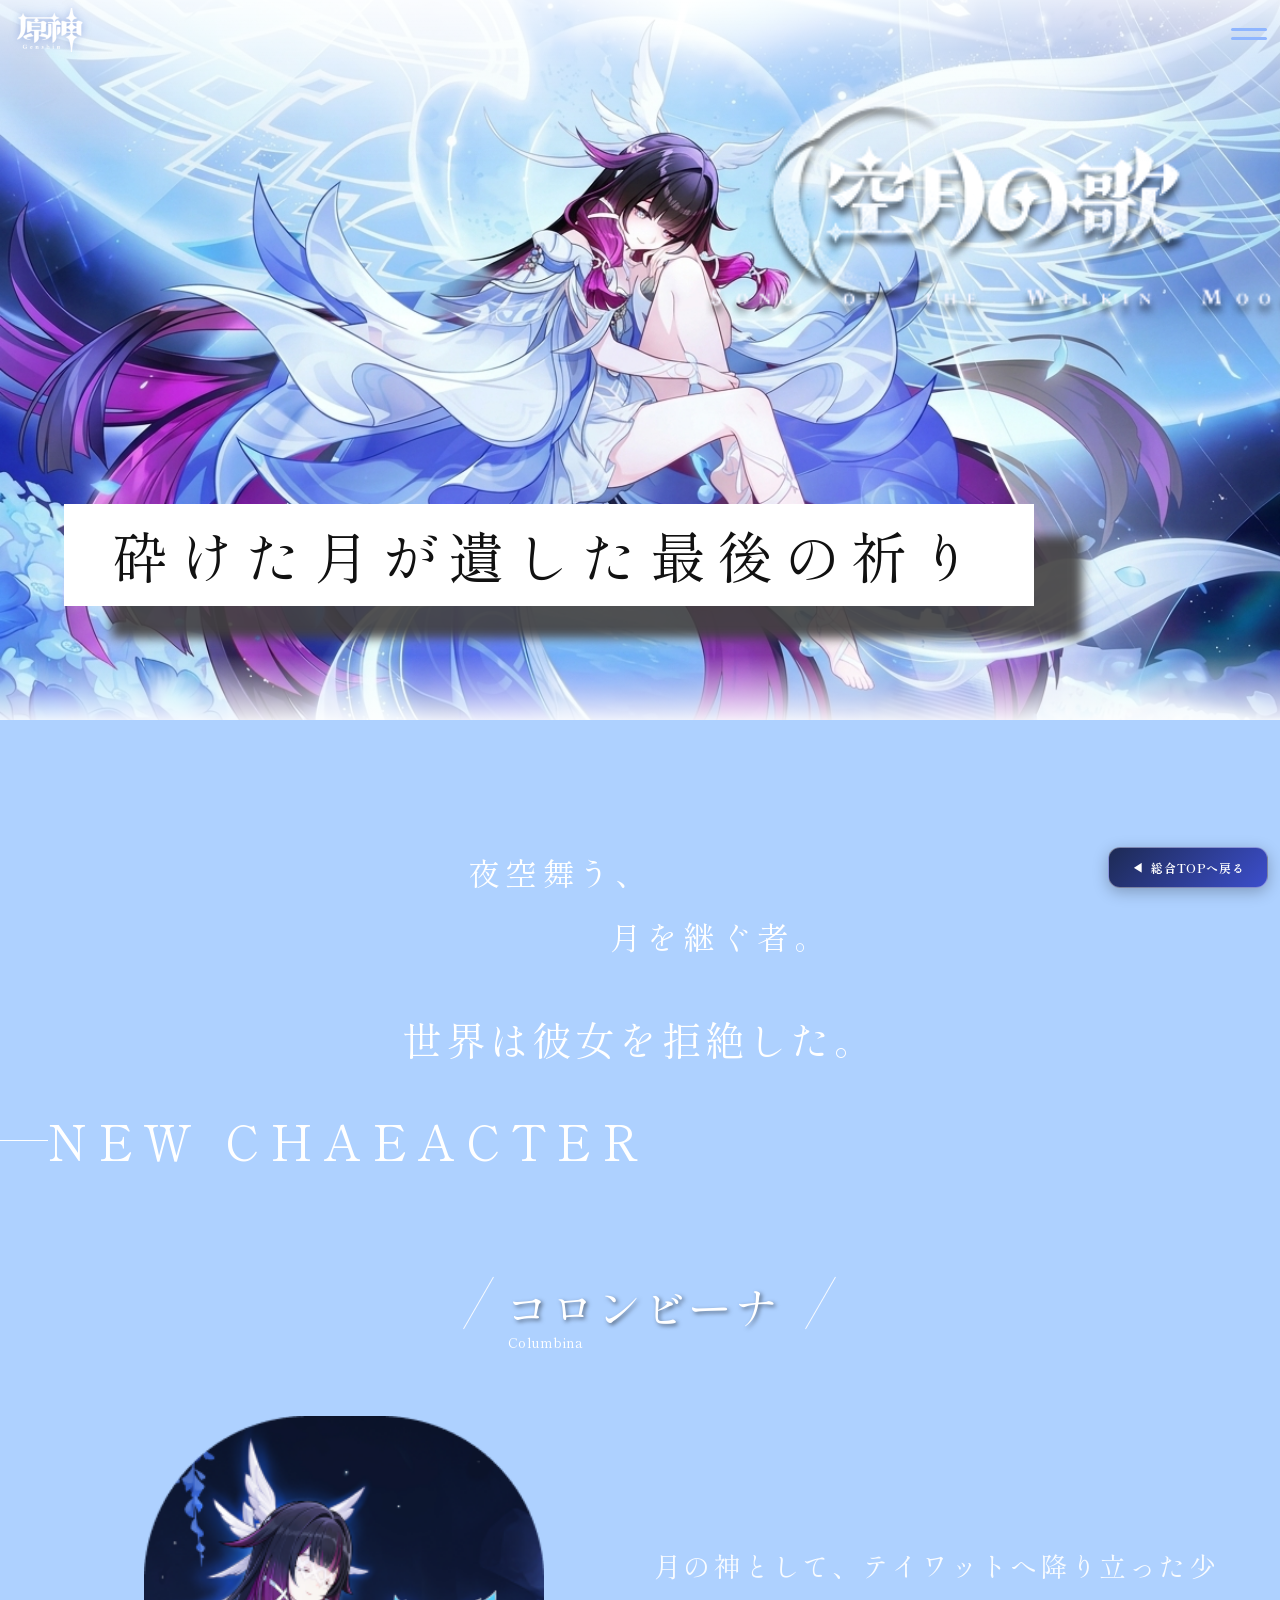
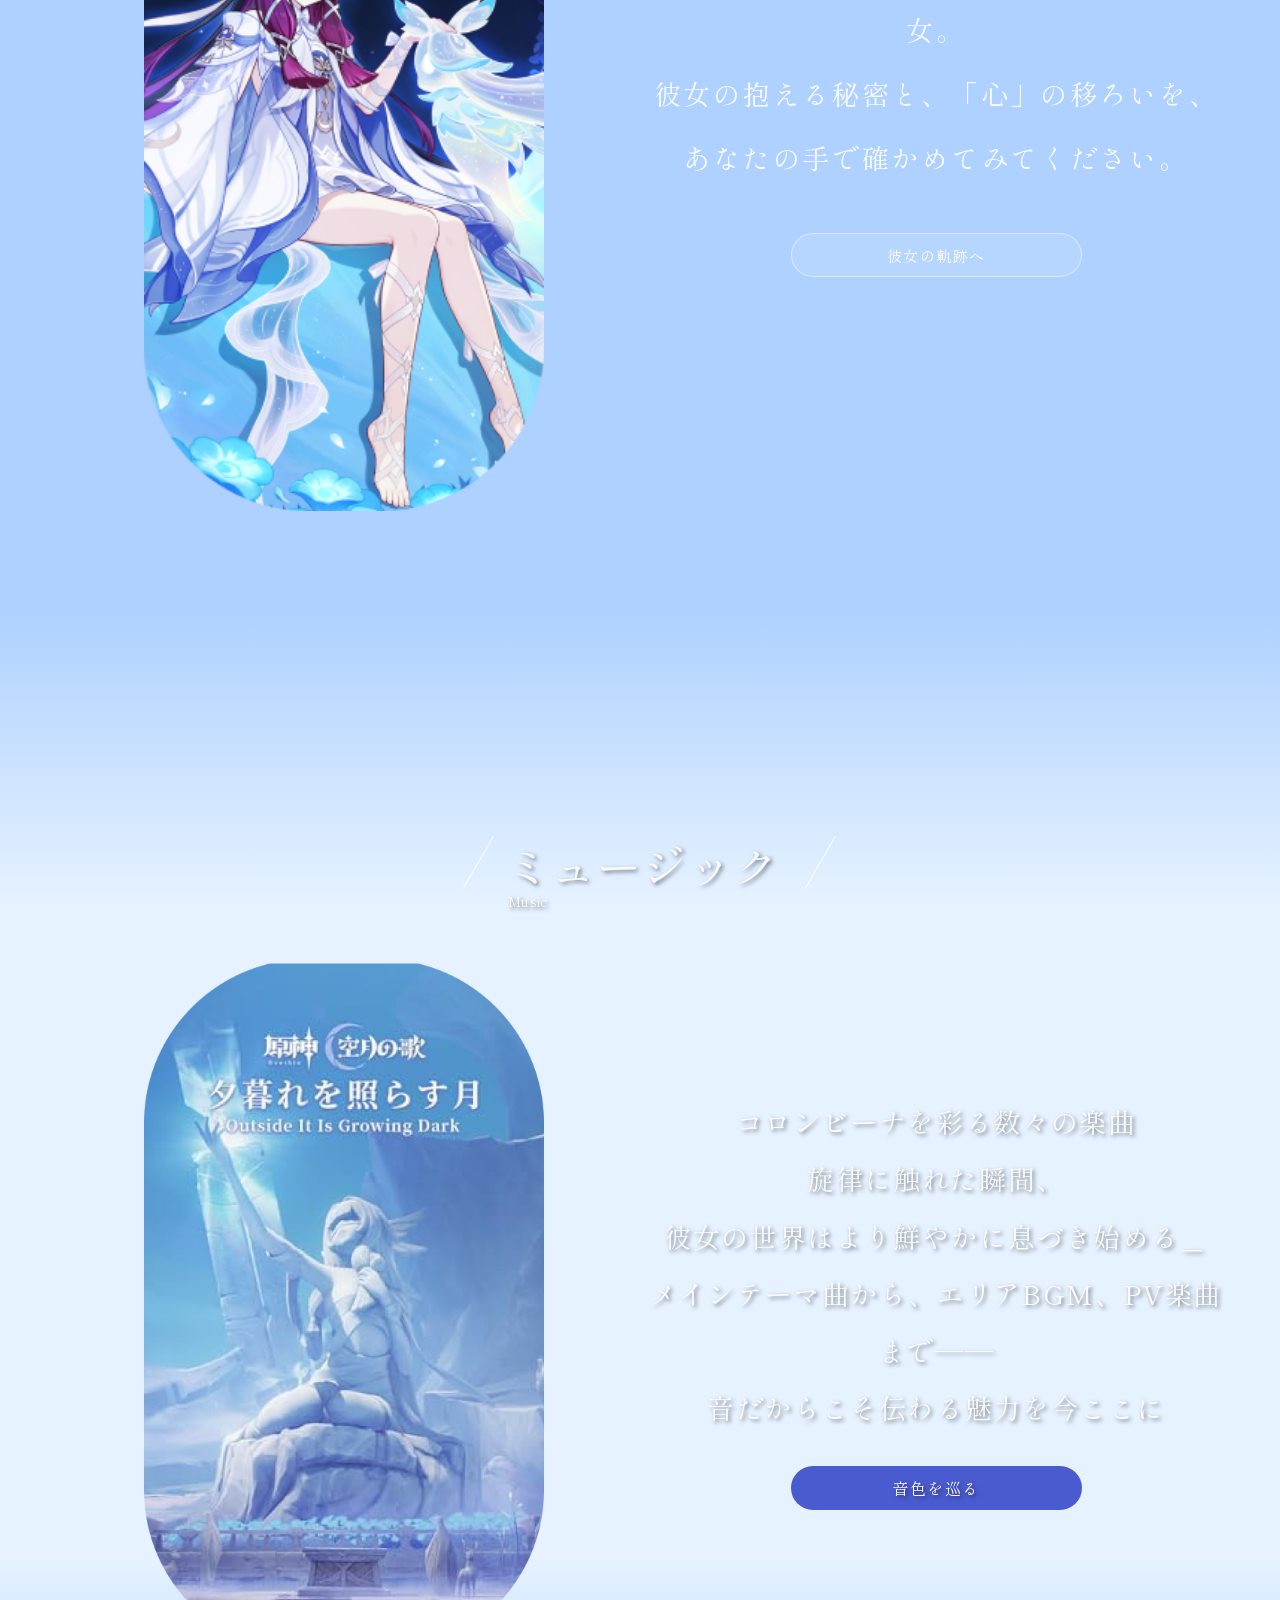
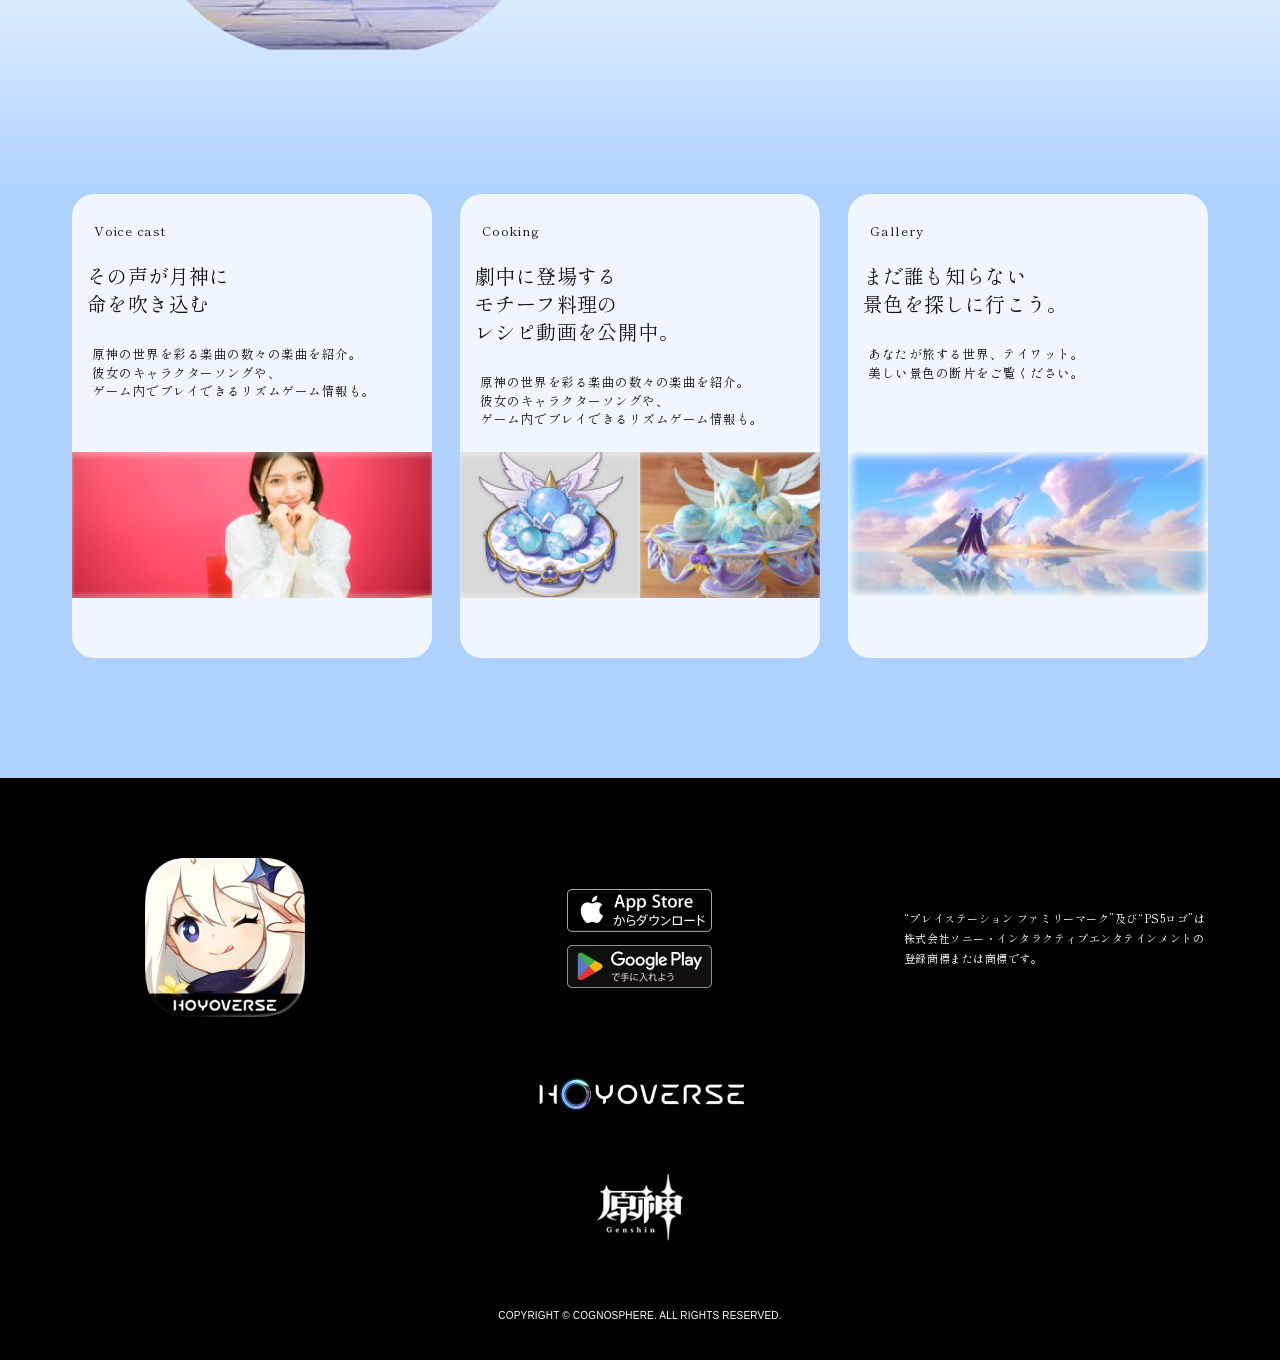
<file: index.html>
<!DOCTYPE html>
<html lang="ja">
<head>
  <meta charset="UTF-8">
  <meta name="viewport" content="width=device-width, initial-scale=1, viewport-fit=cover">
  <title>空月の歌 ｜ コロンビーナ</title>
  <meta name="description" content="月の神としてテイワットへ降り立った少女、コロンビーナ。">

  <link rel="preconnect" href="https://fonts.googleapis.com">
  <link rel="preconnect" href="https://fonts.gstatic.com" crossorigin>
  <link href="https://fonts.googleapis.com/css2?family=Shippori+Mincho:wght@400;500&display=swap" rel="stylesheet">

  <link rel="stylesheet" href="style.css">
</head>
<body>

<div class="page">

  <!-- 1. ヘッダー -->
  <header class="header">
    <a class="header__logo" href="#top">
      <img src="img/logo-genshin-white.png" alt="原神" width="68" height="44">
    </a>
    <button class="burger" type="button" aria-label="メニューを開く" aria-expanded="false" aria-controls="menu">
      <span class="burger__line"></span>
      <span class="burger__line"></span>
    </button>
  </header>

  <!-- 2. メニュー(ハンバーガーで開閉) -->
  <nav class="menu" id="menu" aria-label="メインメニュー" hidden>
    <ul class="menu__list">
      <li><a href="#top">トップ</a></li>
      <li><a href="character.html">キャラクター</a></li>
      <li><a href="music.html">ミュージック</a></li>
      <li><a href="voice.html">ボイスキャスト</a></li>
      <li><a href="#cooking">クッキング</a></li>
      <li><a href="#gallery">ギャラリー</a></li>
    </ul>
  </nav>

  <main>

    <!-- 3. ヒーロー -->
    <section class="hero" id="top">
      <img class="hero__bg" src="img/hero.jpg" alt="">
      <h1 class="hero__title">
        <img src="img/title-kuugetu.png" alt="空月の歌 Song of the Welkin Moon">
      </h1>
      <p class="hero__catch">砕けた月が遺した最後の祈り</p>
    </section>

    <!-- 4. キャラクター紹介 -->
    <section class="character" id="character">
      <div class="character__inner">
        <p class="character__lead">
          夜空舞う、
        </p>
        <p class="character__lead">
          <span class="character__lead-2">月を継ぐ者。</span>
        </p>
        <p class="character__lead-big">世界は彼女を拒絶した。</p>

        <p class="character__label">NEW CHAEACTER</p>

         
        <h2 class="section-title">
          <span class="section-title__ja">コロンビーナ</span>
          <span class="section-title__en">Columbina</span>
        </h2>

        <div class="test">

          <h2 class="character__card">
            <img src="img/character-card.png" alt="コロンビーナ (Columbina)" width="367" height="500">
          </h2>
          <div class="test2">
            <p class="character__text">
              月の神として、テイワットへ降り立った少女。<br>
              彼女の抱える秘密と、「心」の移ろいを、<br>
              あなたの手で確かめてみてください。
            </p>

            <a class="btn btn--glass" href="character.html">彼女の軌跡へ</a>
          </div>
        </div>
      </div>
    </section>

    <!-- 5. ミュージック -->
    <section class="music" id="music">
      <h2 class="section-title">
        <span class="section-title__ja">ミュージック</span>
        <span class="section-title__en">Music</span>
      </h2>
      <div class="test">
        <a class="music__card" href="music.html">
          <img src="img/music-card.png" alt="夕暮れを照らす月 Outside It Is Growing Dark">
        </a>
        <div class="test2">
          <p class="music__text">
            コロンビーナを彩る数々の楽曲<br>
            旋律に触れた瞬間、<br>
            彼女の世界はより鮮やかに息づき始める＿<br>
            メインテーマ曲から、エリアBGM、PV楽曲まで——<br>
            音だからこそ伝わる魅力を今ここに
          </p>

          <a class="btn btn--soft" href="music.html">音色を巡る</a>
        </div>
      </div>
      
    </section>

    <!-- 6. カード3枚 -->
    <section class="cards" id="cards">

      <article class="card" id="voice">
        <p class="card__label">Voice cast</p>
        <h2 class="card__title">その声が月神に<br class="is-pc">命を吹き込む</h2>
        <p class="card__text">
          原神の世界を彩る楽曲の数々の楽曲を紹介。<br>
          彼女のキャラクターソングや、<br>
          ゲーム内でプレイできるリズムゲーム情報も。
        </p>
        <a class="card__media" href="voice.html">
          <img src="img/voice-photo.png" alt="ボイスキャスト" width="320" height="130" loading="lazy">
        </a>
      </article>

      <article class="card" id="cooking">
        <p class="card__label">Cooking</p>
        <h2 class="card__title">劇中に登場する<br class="is-pc">モチーフ料理の<br>レシピ動画を公開中。</h2>
        <p class="card__text">
          原神の世界を彩る楽曲の数々の楽曲を紹介。<br>
          彼女のキャラクターソングや、<br>
          ゲーム内でプレイできるリズムゲーム情報も。
        </p>
        <a class="card__media" href="#">
          <img src="img/cooking-photo.png" alt="モチーフ料理" width="320" height="130" loading="lazy">
        </a>
      </article>

      <article class="card" id="gallery">
        <p class="card__label">Gallery</p>
        <h2 class="card__title">まだ誰も知らない<br class="is-pc">景色を<br class="is-sp">探しに行こう。</h2>
        <p class="card__text">
          あなたが旅する世界、テイワット。<br>
          美しい景色の断片をご覧ください。
        </p>
        <a class="card__media" href="./gallery.html">
          <img src="img/gallery-photo.png" alt="テイワットの景色" width="320" height="130" loading="lazy">
        </a>
      </article>

    </section>
  </main>

  <!-- 7. フッター -->
  <footer class="footer">
    <img class="footer__icon" src="img/app-icon.png" alt="HoYoverse" width="160" height="160" loading="lazy">

    <ul class="footer__stores">
      <li><a href="https://apps.apple.com/jp/app/%E5%8E%9F%E7%A5%9E-6%E5%91%A8%E5%B9%B4/id1517783697"><img src="img/badge-appstore.png" alt="App Storeからダウンロード" width="145" height="44" loading="lazy"></a></li>
      <li><a href="https://play.google.com/store/apps/details?id=com.miHoYo.GenshinImpact&hl=ja"><img src="img/badge-googleplay.png" alt="Google Playで手に入れよう" width="145" height="44" loading="lazy"></a></li>
    </ul>

    <p class="footer__note">
      “プレイステーション ファミリーマーク”及び“PS5ロゴ”は<br>
      株式会社ソニー・インタラクティブエンタテインメントの<br>
      登録商標または商標です。
    </p>

    <img class="footer__hoyoverse" src="img/logo-hoyoverse.png" alt="HOYOVERSE" width="210" height="32" loading="lazy">
    <img class="footer__genshin" src="img/logo-genshin-footer.png" alt="原神 Genshin" width="94" height="78" loading="lazy">

    <small class="footer__copy">COPYRIGHT © COGNOSPHERE. ALL RIGHTS RESERVED.</small>
  </footer>

</div>

<script>
  (function () {
    var burger = document.querySelector('.burger');
    var menu   = document.getElementById('menu');

    function setOpen(open) {
      burger.setAttribute('aria-expanded', String(open));
      burger.setAttribute('aria-label', open ? 'メニューを閉じる' : 'メニューを開く');
      document.body.classList.toggle('is-menu-open', open);
      menu.hidden = !open;
    }

    burger.addEventListener('click', function () {
      setOpen(burger.getAttribute('aria-expanded') !== 'true');
    });
    menu.addEventListener('click', function (e) {
      if (e.target.closest('a')) setOpen(false);
    });
    document.addEventListener('keydown', function (e) {
      if (e.key === 'Escape') setOpen(false);
    });
  })();
</script>

<div class="fixed-top-box">
  <a href="../Top.html" class="fixed-top-link">
    <span class="fixed-top-icon">◀</span> 総合TOPへ戻る
  </a>
</div>
</body>
</html>
</file>
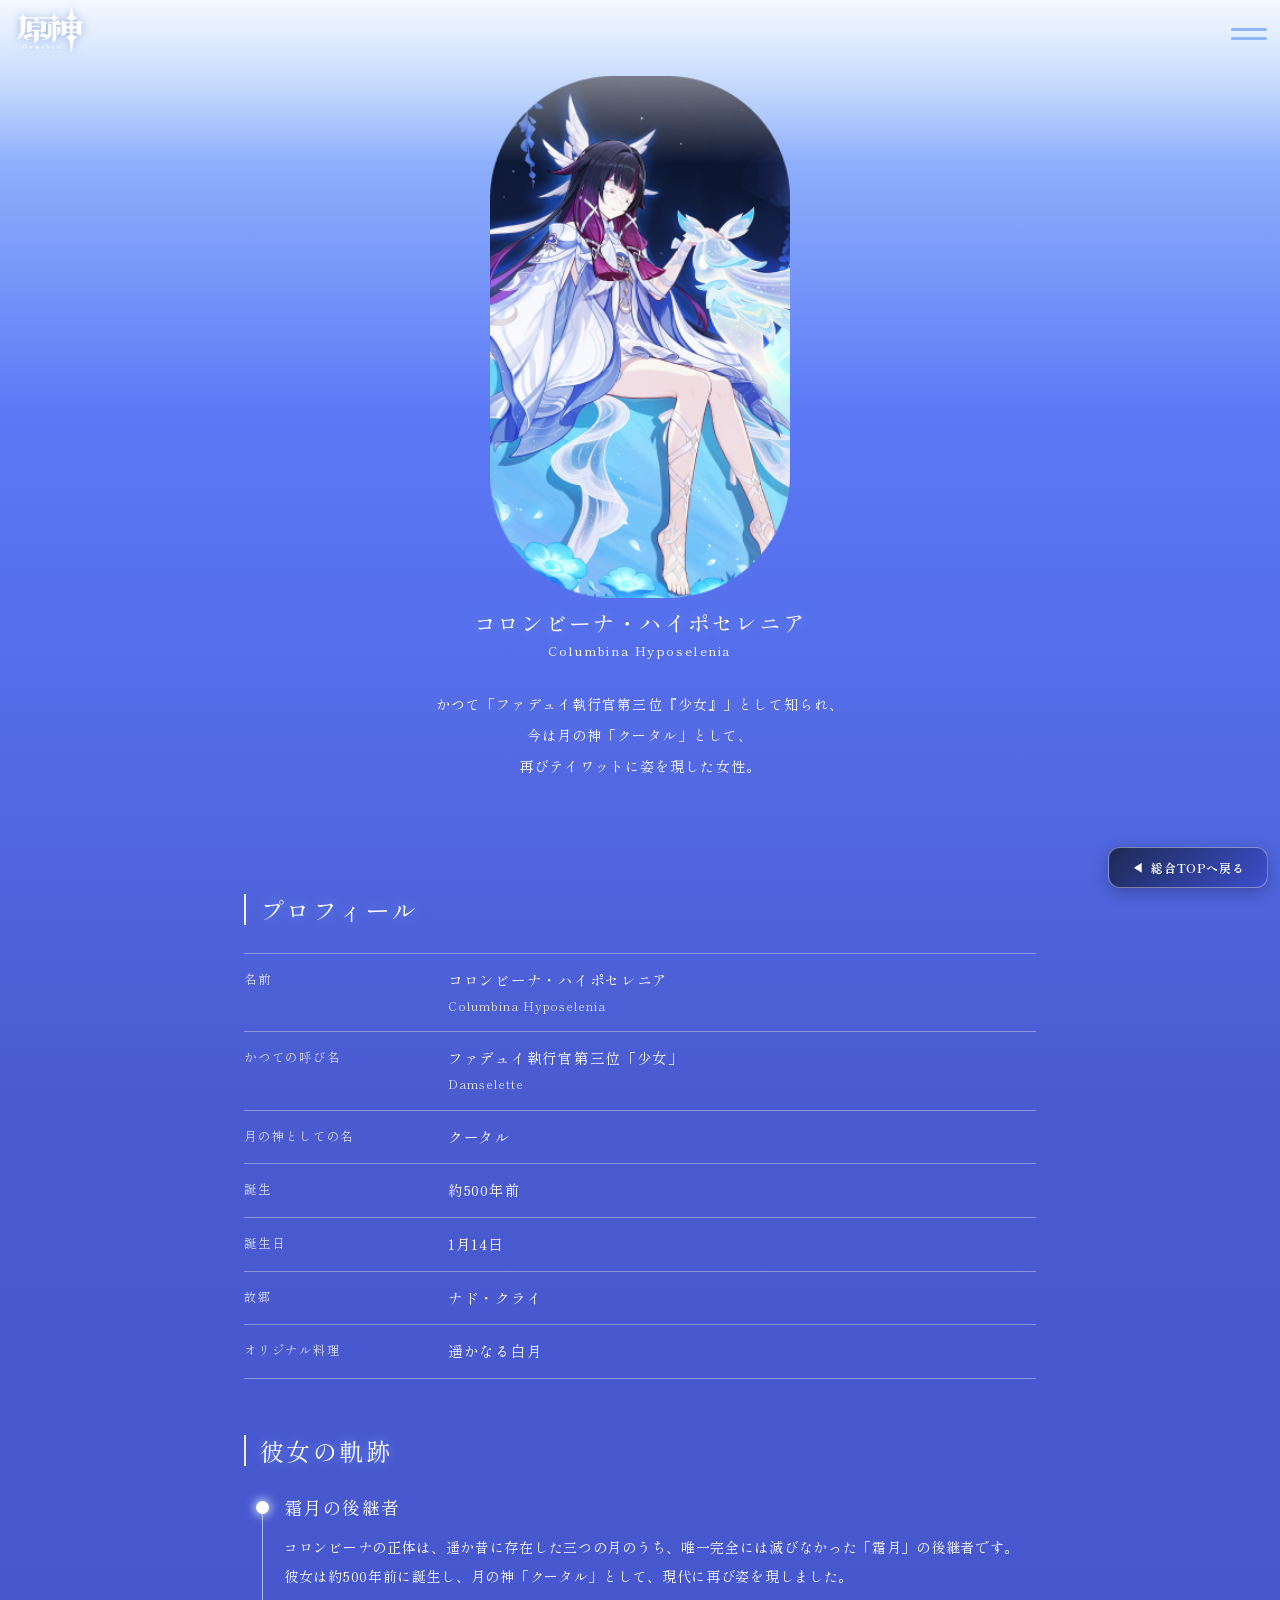
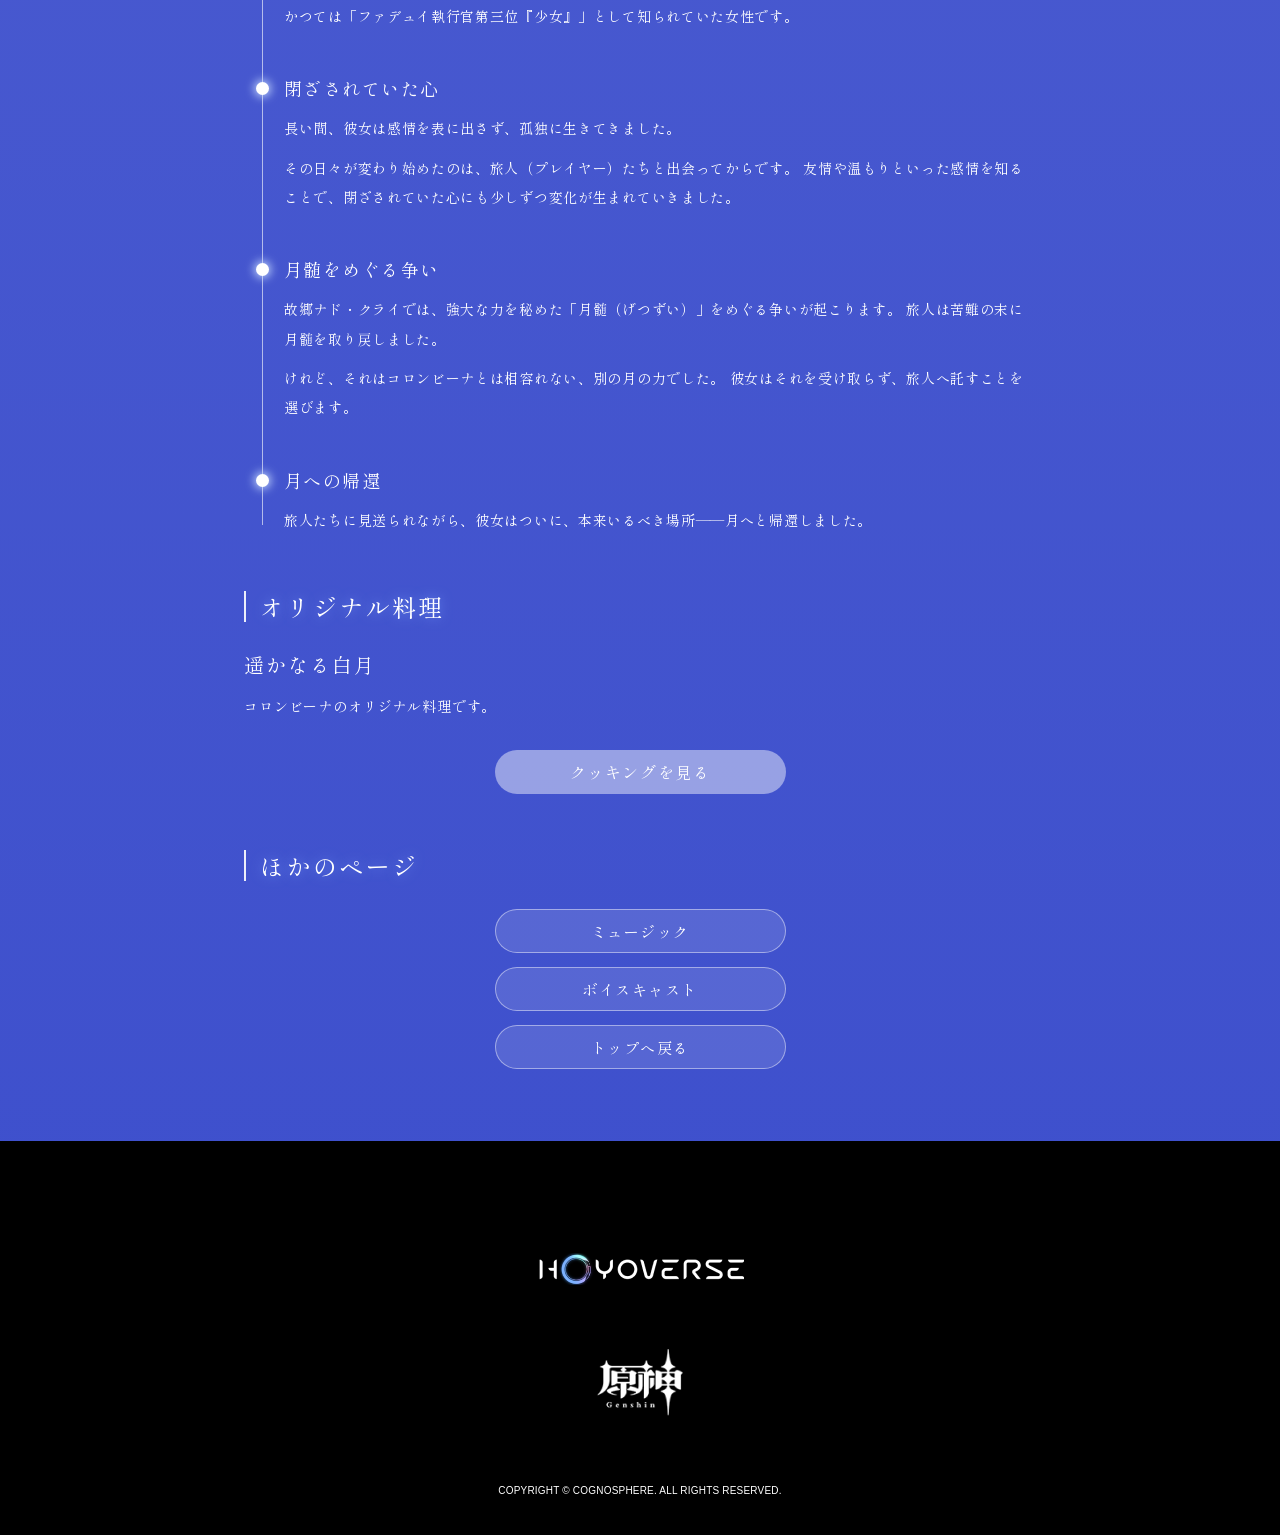
<file: character.html>
<!DOCTYPE html>
<html lang="ja">
<head>
  <meta charset="UTF-8">
  <meta name="viewport" content="width=device-width, initial-scale=1, viewport-fit=cover">
  <title>コロンビーナ・ハイポセレニア ｜ 空月の歌</title>
  <meta name="description" content="かつてファデュイ執行官第三位「少女」として知られ、月の神「クータル」として再び姿を現した女性、コロンビーナの紹介。">

  <link rel="preconnect" href="https://fonts.googleapis.com">
  <link rel="preconnect" href="https://fonts.gstatic.com" crossorigin>
  <link href="https://fonts.googleapis.com/css2?family=Shippori+Mincho:wght@400;500&display=swap" rel="stylesheet">

  <link rel="stylesheet" href="style.css">
  <link rel="stylesheet" href="character.css">
</head>
<body>

<!-- ============================================================
  キャラクター詳細ページ
============================================================ -->

<div class="page page--sub">

  <!-- ヘッダー -->
  <header class="header">
    <a class="header__logo" href="index.html">
      <img src="img/logo-genshin-white.png" alt="原神" width="68" height="44">
    </a>
    <button class="burger" type="button" aria-label="メニューを開く" aria-expanded="false" aria-controls="menu">
      <span class="burger__line"></span>
      <span class="burger__line"></span>
    </button>
  </header>

  <!-- メニュー -->
  <nav class="menu" id="menu" aria-label="メインメニュー" hidden>
    <ul class="menu__list">
      <li><a href="index.html">トップ</a></li>
      <li><a href="character.html">キャラクター</a></li>
      <li><a href="music.html">ミュージック</a></li>
      <li><a href="voice.html">ボイスキャスト</a></li>
      <li><a href="index.html#cooking">クッキング</a></li>
      <li><a href="index.html#gallery">ギャラリー</a></li>
    </ul>
  </nav>

  <main class="chara">

    <!-- 1. 冒頭:名前と一言 -->
    <section class="chara-head">
      <h1 class="chara-head__card">
        <img src="img/character-card.png" alt="コロンビーナ (Columbina)" width="367" height="500">
      </h1>
      <p class="chara-head__name-ja">コロンビーナ・ハイポセレニア</p>
      <p class="chara-head__name-en">Columbina Hyposelenia</p>
      <p class="chara-head__lead">
        かつて「ファデュイ執行官第三位『少女』」として知られ、<br>
        今は月の神「クータル」として、<br>
        再びテイワットに姿を現した女性。
      </p>
    </section>

    <!-- 2. プロフィール -->
    <section class="chara-section" id="profile">
      <h2 class="chara-title">プロフィール</h2>
      <dl class="profile">
        <div class="profile__row">
          <dt>名前</dt>
          <dd>コロンビーナ・ハイポセレニア<br><span class="profile__sub">Columbina Hyposelenia</span></dd>
        </div>
        <div class="profile__row">
          <dt>かつての呼び名</dt>
          <dd>ファデュイ執行官第三位「少女」<br><span class="profile__sub">Damselette</span></dd>
        </div>
        <div class="profile__row">
          <dt>月の神としての名</dt>
          <dd>クータル</dd>
        </div>
        <div class="profile__row">
          <dt>誕生</dt>
          <dd>約500年前</dd>
        </div>
        <div class="profile__row">
          <dt>誕生日</dt>
          <dd>1月14日</dd>
        </div>
        <div class="profile__row">
          <dt>故郷</dt>
          <dd>ナド・クライ</dd>
        </div>
        <div class="profile__row">
          <dt>オリジナル料理</dt>
          <dd>遥かなる白月</dd>
        </div>
      </dl>
    </section>

    <!-- 3. 物語 -->
    <section class="chara-section" id="story">
      <h2 class="chara-title">彼女の軌跡</h2>

      <ol class="story">

        <li class="story__item">
          <h3 class="story__title">霜月の後継者</h3>
          <p class="story__text">
            コロンビーナの正体は、遥か昔に存在した三つの月のうち、唯一完全には滅びなかった「霜月」の後継者です。
            彼女は約500年前に誕生し、月の神「クータル」として、現代に再び姿を現しました。
          </p>
          <p class="story__text">
            かつては「ファデュイ執行官第三位『少女』」として知られていた女性です。
          </p>
        </li>

        <li class="story__item">
          <h3 class="story__title">閉ざされていた心</h3>
          <p class="story__text">
            長い間、彼女は感情を表に出さず、孤独に生きてきました。
          </p>
          <p class="story__text">
            その日々が変わり始めたのは、旅人（プレイヤー）たちと出会ってからです。
            友情や温もりといった感情を知ることで、閉ざされていた心にも少しずつ変化が生まれていきました。
          </p>
        </li>

        <li class="story__item">
          <h3 class="story__title">月髄をめぐる争い</h3>
          <p class="story__text">
            故郷ナド・クライでは、強大な力を秘めた「月髄（げつずい）」をめぐる争いが起こります。
            旅人は苦難の末に月髄を取り戻しました。
          </p>
          <p class="story__text">
            けれど、それはコロンビーナとは相容れない、別の月の力でした。
            彼女はそれを受け取らず、旅人へ託すことを選びます。
          </p>
        </li>

        <li class="story__item">
          <h3 class="story__title">月への帰還</h3>
          <p class="story__text">
            旅人たちに見送られながら、彼女はついに、本来いるべき場所――月へと帰還しました。
          </p>
        </li>

      </ol>
    </section>

    <!-- 4. オリジナル料理 -->
    <section class="chara-section" id="dish">
      <h2 class="chara-title">オリジナル料理</h2>
      <p class="chara-dish__name">遥かなる白月</p>
      <p class="chara-text">
        コロンビーナのオリジナル料理です。
        <!-- 料理の説明文はここに書き足してください -->
      </p>
      <a class="btn btn--soft" href="index.html#cooking">クッキングを見る</a>
    </section>

    <!-- 5. ほかのページへ -->
    <section class="chara-section chara-next">
      <h2 class="chara-title">ほかのページ</h2>
      <ul class="chara-next__list">
        <li><a class="btn btn--glass" href="music.html">ミュージック</a></li>
        <li><a class="btn btn--glass" href="voice.html">ボイスキャスト</a></li>
        <li><a class="btn btn--glass" href="index.html">トップへ戻る</a></li>
      </ul>
    </section>

  </main>

  <!-- フッター -->
  <footer class="footer footer--sub">
    <img class="footer__hoyoverse" src="img/logo-hoyoverse.png" alt="HOYOVERSE" width="210" height="32" loading="lazy">
    <img class="footer__genshin" src="img/logo-genshin-footer.png" alt="原神 Genshin" width="94" height="78" loading="lazy">
    <small class="footer__copy">COPYRIGHT © COGNOSPHERE. ALL RIGHTS RESERVED.</small>
  </footer>

</div>

<script>
  (function () {
    var burger = document.querySelector('.burger');
    var menu   = document.getElementById('menu');

    function setOpen(open) {
      burger.setAttribute('aria-expanded', String(open));
      burger.setAttribute('aria-label', open ? 'メニューを閉じる' : 'メニューを開く');
      document.body.classList.toggle('is-menu-open', open);
      menu.hidden = !open;
    }

    burger.addEventListener('click', function () {
      setOpen(burger.getAttribute('aria-expanded') !== 'true');
    });
    menu.addEventListener('click', function (e) {
      if (e.target.closest('a')) setOpen(false);
    });
    document.addEventListener('keydown', function (e) {
      if (e.key === 'Escape') setOpen(false);
    });
  })();
</script>
<div class="fixed-top-box">
  <a href="../Top.html" class="fixed-top-link">
    <span class="fixed-top-icon">◀</span> 総合TOPへ戻る
  </a>
</div>
</body>
</html>
</file>
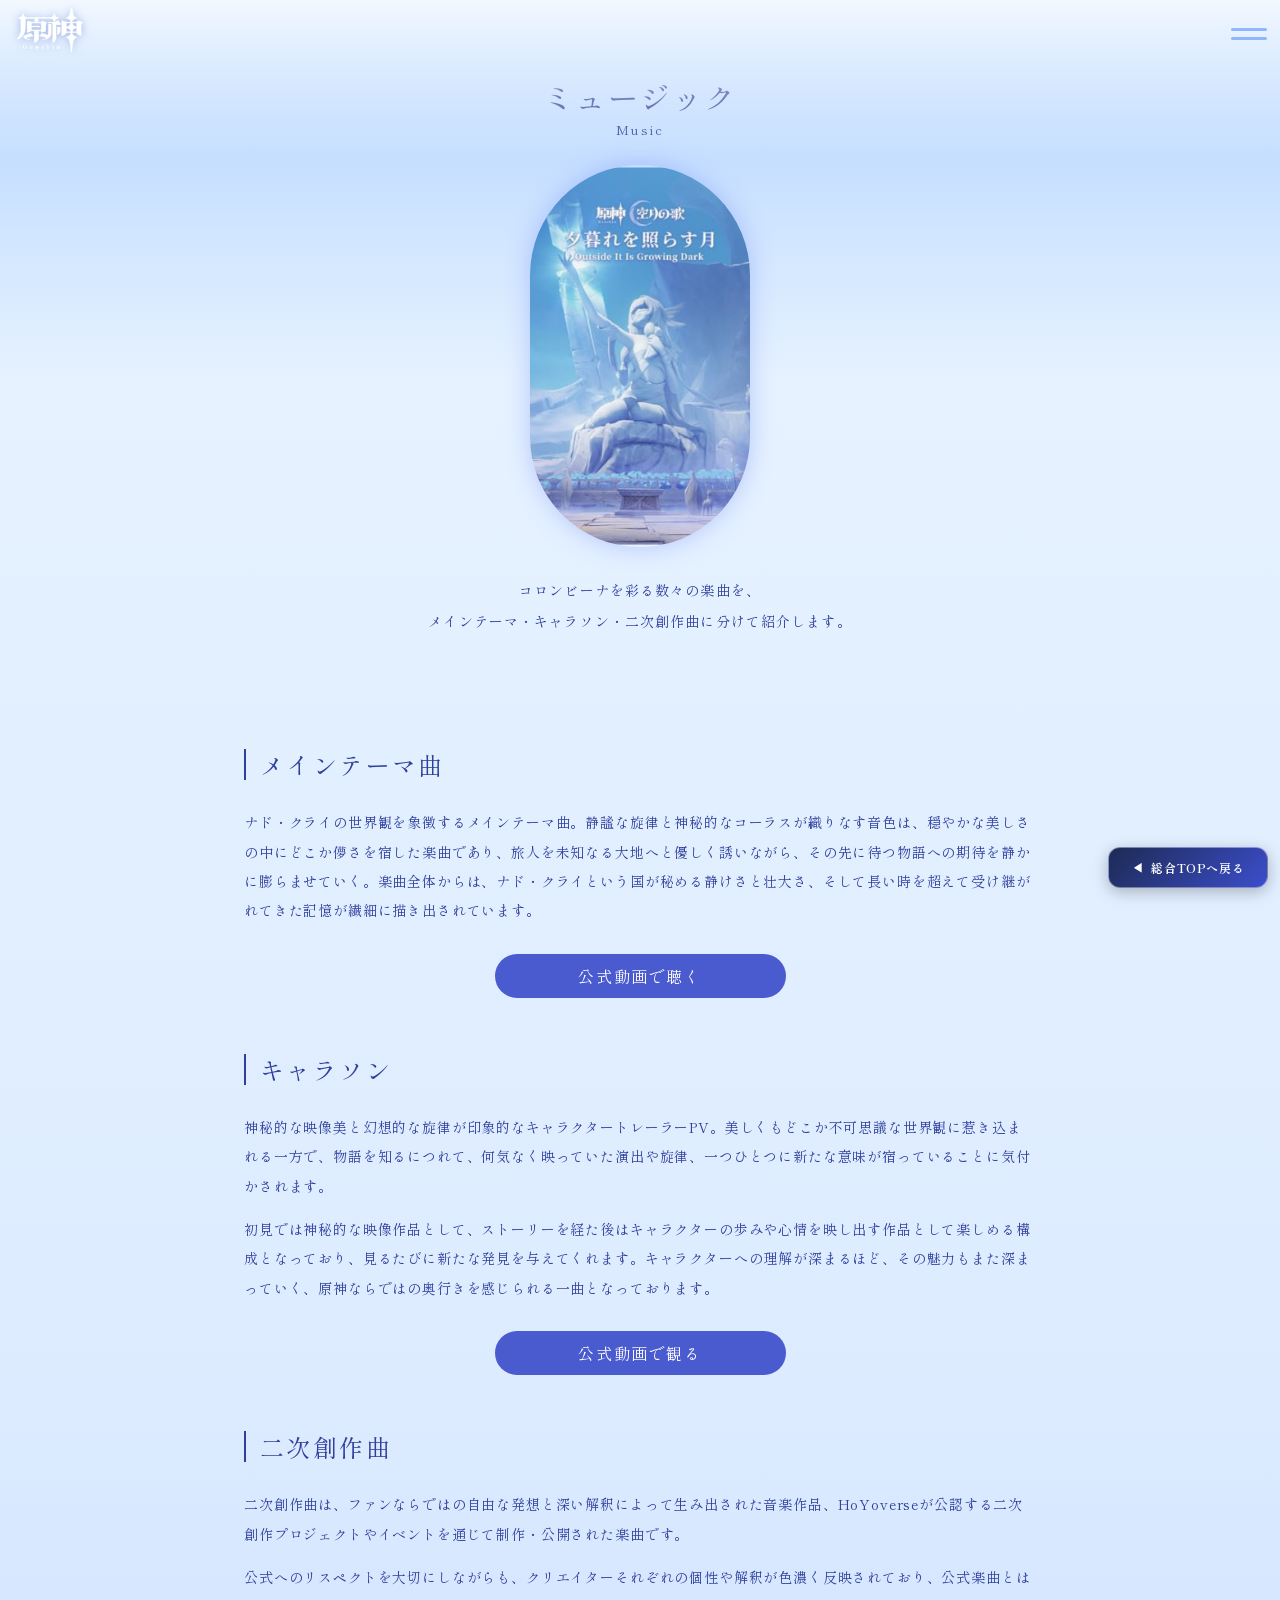
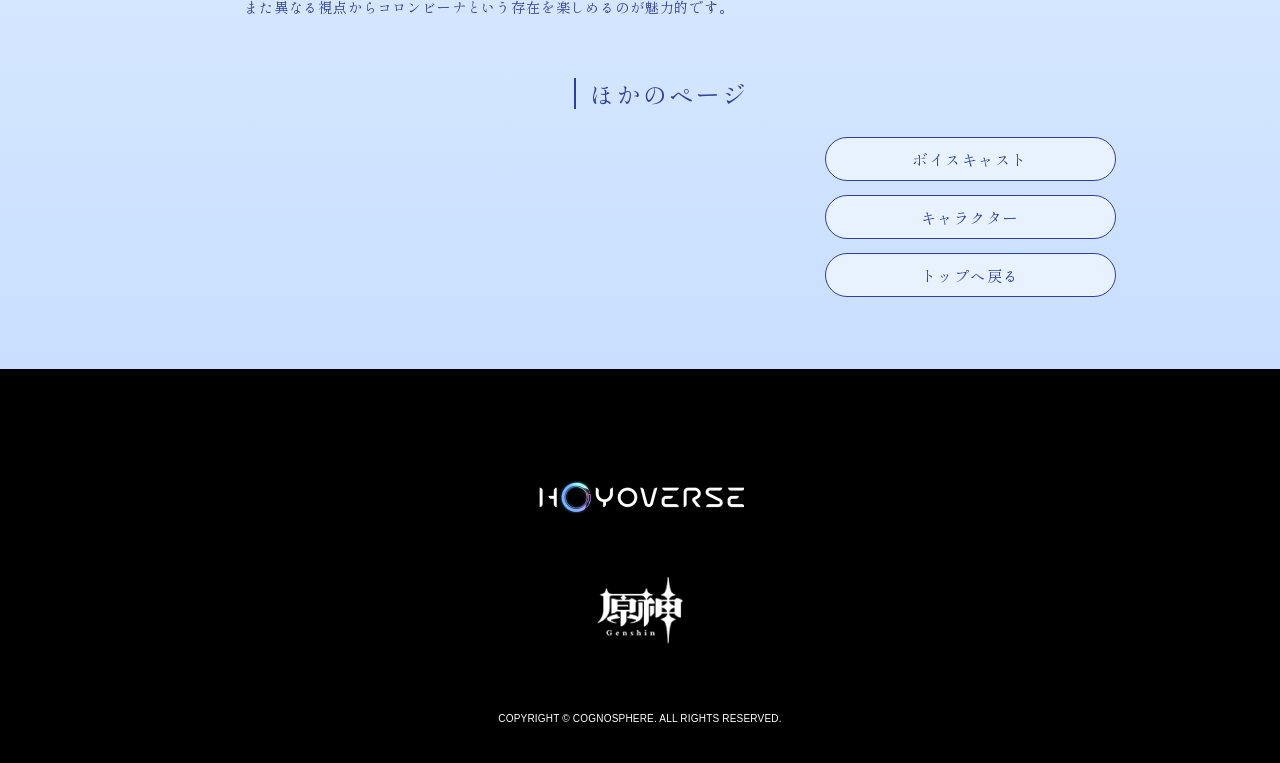
<file: music.html>
<!DOCTYPE html>
<html lang="ja">
<head>
  <meta charset="UTF-8">
  <meta name="viewport" content="width=device-width, initial-scale=1, viewport-fit=cover">
  <title>ミュージック ｜ 空月の歌</title>
  <meta name="description" content="コロンビーナを彩る楽曲の紹介。メインテーマ曲、キャラソン、二次創作曲。">
  <link rel="preconnect" href="https://fonts.googleapis.com">
  <link rel="preconnect" href="https://fonts.gstatic.com" crossorigin>
  <link href="https://fonts.googleapis.com/css2?family=Shippori+Mincho:wght@400;500&display=swap" rel="stylesheet">
  <link rel="stylesheet" href="style.css">
  <link rel="stylesheet" href="character.css">
  <link rel="stylesheet" href="pages.css">
</head>
<body>
<!-- ヘッダー / メニュー / フッター -->
<div class="page page--sub page--music">
  <header class="header">
    <a class="header__logo" href="index.html"><img src="img/logo-genshin-white.png" alt="原神" width="68" height="44"></a>
    <button class="burger" type="button" aria-label="メニューを開く" aria-expanded="false" aria-controls="menu">
      <span class="burger__line"></span><span class="burger__line"></span>
    </button>
  </header>
  <nav class="menu" id="menu" aria-label="メインメニュー" hidden>
    <ul class="menu__list">
      <li><a href="index.html">トップ</a></li>
      <li><a href="character.html">キャラクター</a></li>
      <li><a href="music.html">ミュージック</a></li>
      <li><a href="voice.html">ボイスキャスト</a></li>
      <li><a href="index.html#cooking">クッキング</a></li>
      <li><a href="index.html#gallery">ギャラリー</a></li>
    </ul>
  </nav>
  <main class="chara">
    <section class="chara-head">
      <h1 class="page-title"><span class="page-title__ja">ミュージック</span><span class="page-title__en">Music</span></h1>
      <a class="page-visual page-visual--tall" href="#main-theme"><img src="img/music-card.png" alt="夕暮れを照らす月 Outside It Is Growing Dark" width="268" height="466"></a>
      <p class="chara-head__lead">
        コロンビーナを彩る数々の楽曲を、<br>
        メインテーマ・キャラソン・二次創作曲に分けて紹介します。
      </p>
    </section>
    <section class="chara-section" id="main-theme">
      <h2 class="chara-title">メインテーマ曲</h2>
      <p class="chara-text">
        ナド・クライの世界観を象徴するメインテーマ曲。静謐な旋律と神秘的なコーラスが織りなす音色は、穏やかな美しさの中にどこか儚さを宿した楽曲であり、旅人を未知なる大地へと優しく誘いながら、その先に待つ物語への期待を静かに膨らませていく。楽曲全体からは、ナド・クライという国が秘める静けさと壮大さ、そして長い時を超えて受け継がれてきた記憶が繊細に描き出されています。
      </p>
      <a class="btn btn--soft" href="https://www.youtube.com/watch?v=8pMceTxxws8">公式動画で聴く</a>
    </section>
    <section class="chara-section" id="character-song">
      <h2 class="chara-title">キャラソン</h2>
      <p class="chara-text">
        神秘的な映像美と幻想的な旋律が印象的なキャラクタートレーラーPV。美しくもどこか不可思議な世界観に惹き込まれる一方で、物語を知るにつれて、何気なく映っていた演出や旋律、一つひとつに新たな意味が宿っていることに気付かされます。
      </p>
      <p class="chara-text">
        初見では神秘的な映像作品として、ストーリーを経た後はキャラクターの歩みや心情を映し出す作品として楽しめる構成となっており、見るたびに新たな発見を与えてくれます。キャラクターへの理解が深まるほど、その魅力もまた深まっていく、原神ならではの奥行きを感じられる一曲となっております。
      </p>
      <a class="btn btn--soft" href="https://www.youtube.com/watch?v=9AVYsSZ1huA&si=-GgtqtQ1gelhSPrU">公式動画で観る</a>
    </section>
    <section class="chara-section" id="fan-songs">
      <h2 class="chara-title">二次創作曲</h2>
      <p class="chara-text">
        二次創作曲は、ファンならではの自由な発想と深い解釈によって生み出された音楽作品、HoYoverseが公認する二次創作プロジェクトやイベントを通じて制作・公開された楽曲です。
      </p>
      <p class="chara-text">
        公式へのリスペクトを大切にしながらも、クリエイターそれぞれの個性や解釈が色濃く反映されており、公式楽曲とはまた異なる視点からコロンビーナという存在を楽しめるのが魅力的です。
      </p>
    </section>
    <section class="chara-section chara-next" id="next">
      <h2 class="chara-title">ほかのページ</h2>
      <ul class="chara-next__list">
        <li><a class="btn btn--glass" href="voice.html">ボイスキャスト</a></li>
        <li><a class="btn btn--glass" href="character.html">キャラクター</a></li>
        <li><a class="btn btn--glass" href="index.html">トップへ戻る</a></li>
      </ul>
    </section>

  </main>
  <footer class="footer footer--sub">
    <img class="footer__hoyoverse" src="img/logo-hoyoverse.png" alt="HOYOVERSE" width="210" height="32" loading="lazy">
    <img class="footer__genshin" src="img/logo-genshin-footer.png" alt="原神 Genshin" width="94" height="78" loading="lazy">
    <small class="footer__copy">COPYRIGHT © COGNOSPHERE. ALL RIGHTS RESERVED.</small>
  </footer>
</div>
<script>
  (function () {
    var burger = document.querySelector('.burger');
    var menu = document.getElementById('menu');
    function setOpen(open) {
      burger.setAttribute('aria-expanded', String(open));
      burger.setAttribute('aria-label', open ? 'メニューを閉じる' : 'メニューを開く');
      document.body.classList.toggle('is-menu-open', open);
      menu.hidden = !open;
    }
    burger.addEventListener('click', function () { setOpen(burger.getAttribute('aria-expanded') !== 'true'); });
    menu.addEventListener('click', function (e) { if (e.target.closest('a')) setOpen(false); });
    document.addEventListener('keydown', function (e) { if (e.key === 'Escape') setOpen(false); });
  })();
</script>
<div class="fixed-top-box">
  <a href="../Top.html" class="fixed-top-link">
    <span class="fixed-top-icon">◀</span> 総合TOPへ戻る
  </a>
</div>
</body>
</html>
</file>
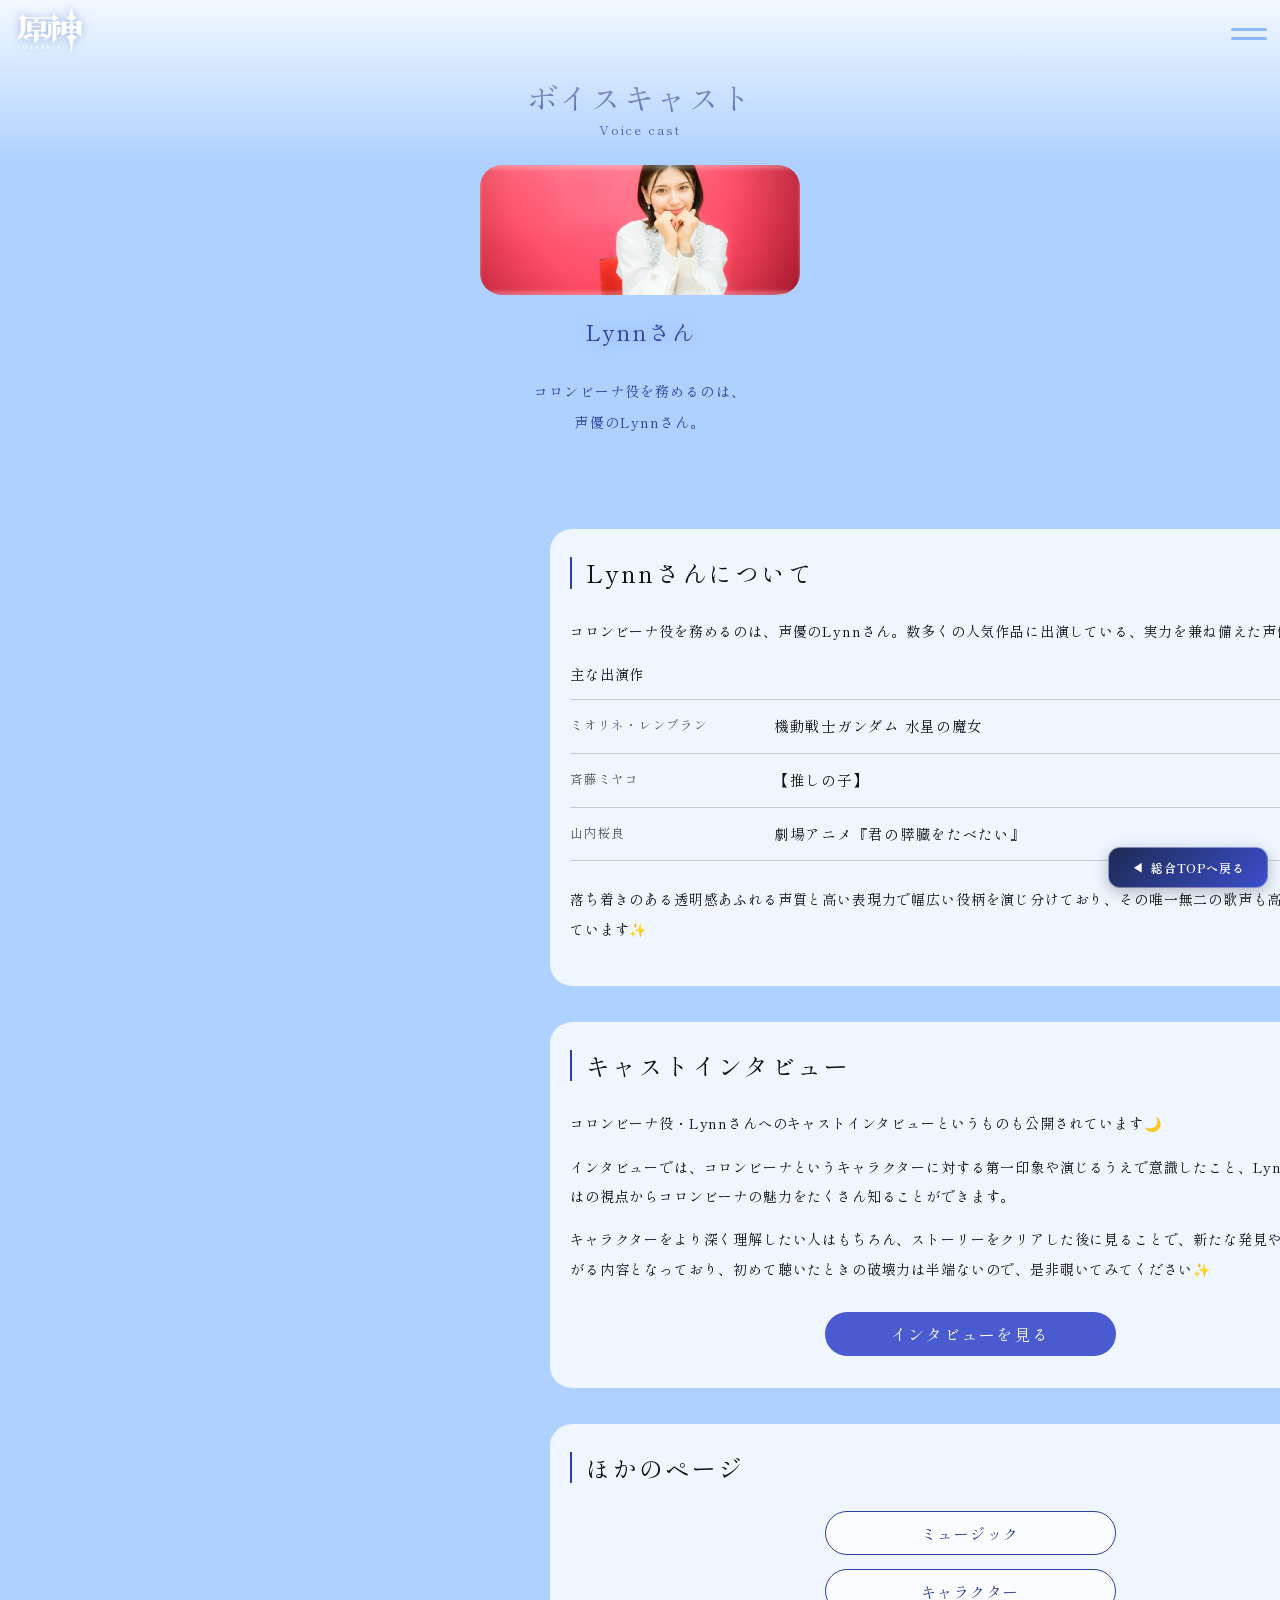
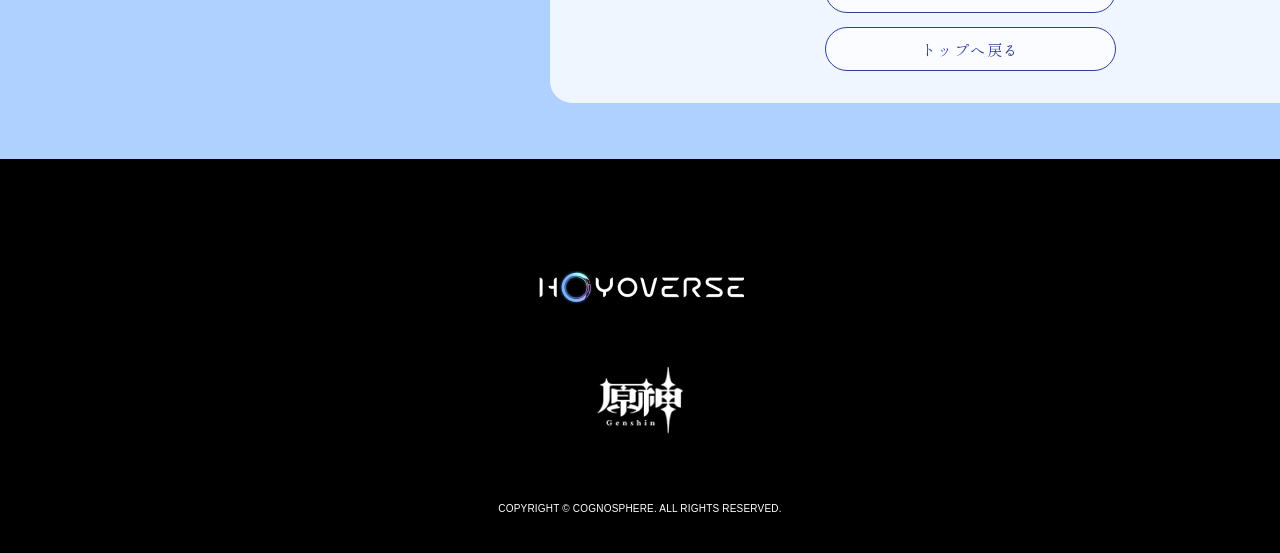
<file: voice.html>
<!DOCTYPE html>
<html lang="ja">
<head>
  <meta charset="UTF-8">
  <meta name="viewport" content="width=device-width, initial-scale=1, viewport-fit=cover">
  <title>ボイスキャスト ｜ 空月の歌</title>
  <meta name="description" content="コロンビーナ役の声優Lynnさんの紹介とキャストインタビュー。">
  <link rel="preconnect" href="https://fonts.googleapis.com">
  <link rel="preconnect" href="https://fonts.gstatic.com" crossorigin>
  <link href="https://fonts.googleapis.com/css2?family=Shippori+Mincho:wght@400;500&display=swap" rel="stylesheet">
  <link rel="stylesheet" href="style.css">
  <link rel="stylesheet" href="character.css">
  <link rel="stylesheet" href="pages.css">
</head>
<body>
<!-- ヘッダー / メニュー / フッター-->
<div class="page page--sub page--voice">
  <header class="header">
    <a class="header__logo" href="index.html"><img src="img/logo-genshin-white.png" alt="原神" width="68" height="44"></a>
    <button class="burger" type="button" aria-label="メニューを開く" aria-expanded="false" aria-controls="menu">
      <span class="burger__line"></span><span class="burger__line"></span>
    </button>
  </header>
  <nav class="menu" id="menu" aria-label="メインメニュー" hidden>
    <ul class="menu__list">
      <li><a href="index.html">トップ</a></li>
      <li><a href="character.html">キャラクター</a></li>
      <li><a href="music.html">ミュージック</a></li>
      <li><a href="voice.html">ボイスキャスト</a></li>
      <li><a href="index.html#cooking">クッキング</a></li>
      <li><a href="index.html#gallery">ギャラリー</a></li>
    </ul>
  </nav>
  <main class="chara">
    <section class="chara-head">
      <h1 class="page-title"><span class="page-title__ja">ボイスキャスト</span><span class="page-title__en">Voice cast</span></h1>
      <div class="page-visual page-visual--wide"><img src="img/voice-photo.png" alt="ボイスキャストのイメージ" width="320" height="130"></div>
      <p class="chara-head__name-ja">Lynnさん</p>
      <p class="chara-head__lead">コロンビーナ役を務めるのは、<br>声優のLynnさん。</p>
    </section>
    <section class="chara-section" id="lynn">
      <h2 class="chara-title">Lynnさんについて</h2>
      <p class="chara-text">
        コロンビーナ役を務めるのは、声優のLynnさん。数多くの人気作品に出演している、実力を兼ね備えた声優さんです🍀
      </p>
      <p class="chara-text chara-text--gap">主な出演作</p>
      <dl class="profile">
        <div class="profile__row"><dt>ミオリネ・レンブラン</dt><dd>機動戦士ガンダム 水星の魔女</dd></div>
        <div class="profile__row"><dt>斉藤ミヤコ</dt><dd>【推しの子】</dd></div>
        <div class="profile__row"><dt>山内桜良</dt><dd>劇場アニメ『君の膵臓をたべたい』</dd></div>
      </dl>
      <p class="chara-text chara-text--gap">落ち着きのある透明感あふれる声質と高い表現力で幅広い役柄を演じ分けており、その唯一無二の歌声も高く評価されています✨</p>
    </section>
    <section class="chara-section" id="interview">
      <h2 class="chara-title">キャストインタビュー</h2>
      <p class="chara-text">
        コロンビーナ役・Lynnさんへのキャストインタビューというものも公開されています🌙
      </p>
      <p class="chara-text">
        インタビューでは、コロンビーナというキャラクターに対する第一印象や演じるうえで意識したこと、Lynnさんならではの視点からコロンビーナの魅力をたくさん知ることができます。
      </p>
      <p class="chara-text">
        キャラクターをより深く理解したい人はもちろん、ストーリーをクリアした後に見ることで、新たな発見や解釈につながる内容となっており、初めて聴いたときの破壊力は半端ないので、是非覗いてみてください✨
      </p>
      <a class="btn btn--soft" href="https://www.youtube.com/watch?v=z6-34YlvRh4&si=3qiLYcb2p5o5U9uv">インタビューを見る</a>
    </section>
    <section class="chara-section chara-next" id="next">
      <h2 class="chara-title">ほかのページ</h2>
      <ul class="chara-next__list">
        <li><a class="btn btn--glass" href="music.html">ミュージック</a></li>
        <li><a class="btn btn--glass" href="character.html">キャラクター</a></li>
        <li><a class="btn btn--glass" href="index.html">トップへ戻る</a></li>
      </ul>
    </section>

  </main>
  <footer class="footer footer--sub">
    <img class="footer__hoyoverse" src="img/logo-hoyoverse.png" alt="HOYOVERSE" width="210" height="32" loading="lazy">
    <img class="footer__genshin" src="img/logo-genshin-footer.png" alt="原神 Genshin" width="94" height="78" loading="lazy">
    <small class="footer__copy">COPYRIGHT © COGNOSPHERE. ALL RIGHTS RESERVED.</small>
  </footer>
</div>
<script>
  (function () {
    var burger = document.querySelector('.burger');
    var menu = document.getElementById('menu');
    function setOpen(open) {
      burger.setAttribute('aria-expanded', String(open));
      burger.setAttribute('aria-label', open ? 'メニューを閉じる' : 'メニューを開く');
      document.body.classList.toggle('is-menu-open', open);
      menu.hidden = !open;
    }
    burger.addEventListener('click', function () { setOpen(burger.getAttribute('aria-expanded') !== 'true'); });
    menu.addEventListener('click', function (e) { if (e.target.closest('a')) setOpen(false); });
    document.addEventListener('keydown', function (e) { if (e.key === 'Escape') setOpen(false); });
  })();
</script>
<div class="fixed-top-box">
  <a href="../Top.html" class="fixed-top-link">
    <span class="fixed-top-icon">◀</span> 総合TOPへ戻る
  </a>
</div>
</body>
</html>
</file>
<file: style.css>
/* ----------------------------------------------------------
   0. 変数(色・フォント・幅) 
---------------------------------------------------------- */
:root {
  /* 色 */
  --color-sky:       #aed1ff;  
  --color-card:      #eff6ff;   
  --color-text-dark: #111111;   
  --color-white:     #ffffff;
  --color-footer:    #000000;
  --color-burger:    #8fb6ff;  

  --font-serif: "Shippori Mincho", "Noto Serif JP", "Noto Serif CJK JP",
                "Hiragino Mincho ProN", "Yu Mincho", "YuMincho", serif;

  --page-max-width: 430px;

}


/* ----------------------------------------------------------
   1. 共通(リセット・ベース)
---------------------------------------------------------- */
.is-pc {
  display: none;
}
.is-sp {
  display: inline;
}
*,
*::before,
*::after { box-sizing: border-box; }

html { scroll-behavior: smooth; -webkit-text-size-adjust: 100%; }

body {
  margin: 0;
  font-family: var(--font-serif);
  color: var(--color-white);
  background: #7ea6e6;   
  line-height: 1.6;
  -webkit-font-smoothing: antialiased;
}

img { display: block; max-width: 100%; height: auto; }
a   { color: inherit; text-decoration: none; }
ul  { margin: 0; padding: 0; list-style: none; }
h1, h2, p { margin: 0; }

:focus-visible { outline: 2px solid var(--color-white); outline-offset: 3px; }

.page {
  position: relative;
  max-width: var(--page-max-width);
  margin: 0 auto;
  background: var(--color-sky);
  overflow: hidden;
  box-shadow: 0 0 40px rgba(20, 40, 120, .25);
}

body.is-menu-open { overflow: hidden; }


/* ----------------------------------------------------------
   2. ヘッダー(左上ロゴ + ハンバーガー)
---------------------------------------------------------- */
.header {
  position: fixed;
  top: 0;
  left: 50%;
  z-index: 30;
  width: 100%;
  max-width: var(--page-max-width);
  height: 164px;
  transform: translateX(-50%);
  background: linear-gradient(180deg, rgba(255,255,255,.85), rgba(255,255,255,0));
  display: flex;
  align-items: flex-start;
  justify-content: space-between;
  padding: 8px 9px 0 16px;
}

.header__logo { display: block; width: 68px; filter: drop-shadow(0 0 4px rgba(90, 120, 200, .55)); }
.header__logo img { width: 100%; height: auto; }

/* ハンバーガーボタン */
.burger {
  position: relative;
  width: 44px;
  height: 44px;
  margin-top: 4px;
  padding: 0;
  border: 0;
  background: none;
  cursor: pointer;
}
.burger__line {
  position: absolute;
  left: 4px;
  width: 36px;
  height: 3px;
  border-radius: 2px;
  background: var(--color-burger);
  transition: transform .3s ease, top .3s ease, background-color .3s ease;
}
.burger__line:nth-child(1) { top: 16px; }
.burger__line:nth-child(2) { top: 25px; }

.burger[aria-expanded="true"] .burger__line { background: var(--color-white); }
.burger[aria-expanded="true"] .burger__line:nth-child(1) { top: 20px; transform: rotate(25deg); }
.burger[aria-expanded="true"] .burger__line:nth-child(2) { top: 20px; transform: rotate(-25deg); }

body.is-menu-open .header { background: none; }
body.is-menu-open .header__logo { filter: none; }


/* ----------------------------------------------------------
   3. メニュー(ハンバーガーで開く全画面メニュー)
---------------------------------------------------------- */
.menu {
  position: fixed;
  inset: 0;
  left: 50%;
  z-index: 20;
  width: 100%;
  max-width: var(--page-max-width);
  transform: translateX(-50%);
  display: flex;
  align-items: center;
  justify-content: center;
  background: linear-gradient(180deg, rgba(110, 43, 146, .99), rgba(223, 92, 211, .1));
  -webkit-backdrop-filter: blur(6px);
  backdrop-filter: blur(6px);
}
.menu[hidden] { display: none; }
.menu:not([hidden]) { animation: menu-in .3s ease; }

.menu__list { text-align: center; }
.menu__list li + li { margin-top: 8px; }
.menu__list a {
  display: block;
  padding: 12px 24px;
  font-size: 20px;
  letter-spacing: .2em;
  color: var(--color-white);
}
.menu__list a:hover { opacity: .7; }

@keyframes menu-in {
  from { opacity: 0; }
  to   { opacity: 1; }
}


/* ----------------------------------------------------------
   4. ヒーロー(メインビジュアル)
---------------------------------------------------------- */
.hero {
  position: relative;
  aspect-ratio: 390 / 848;
  overflow: hidden;
}

/* 背景のメインイラスト(人物が中央に来るよう位置を調整) */
.hero__bg {
  position: absolute;
  inset: 0;
  width: 100%;
  height: 100%;
  object-fit: cover;
  object-position: 51.7% 50%;
}

.hero::after {
  content: "";
  position: absolute;
  left: 0; right: 0; bottom: 0;
  height: 9%;
  background: linear-gradient(180deg, rgba(255,255,255,0), rgba(255,255,255,.9));
}

.hero__title {
  position: absolute;
  top: 8.4%;
  left: 0;
  width: 100%;
}
.hero__title img { width: 100%; height: auto; }

.hero__catch {
  position: absolute;
  top: 59%;
  left: 47.7%;
  z-index: 1;
  padding: 10px 2px;
  background: var(--color-white);
  color: var(--color-text-dark);
  font-size: 1rem;
  letter-spacing: .2em;
  line-height: 1.4;
  white-space: nowrap;
  writing-mode: vertical-rl;
  text-orientation: mixed;
}


/* ----------------------------------------------------------
   5. 共通パーツ(ボタン・セクション見出し)
---------------------------------------------------------- */
.btn {
  display: block;
  width: min(291px, 75%);
  height: 44px;
  margin-inline: auto;
  border-radius: 22px;
  color: var(--color-white);
  font-size: 15px;
  letter-spacing: .1em;
  line-height: 44px;
  text-align: center;
  transition: opacity .2s ease, background-color .2s ease;
}
.btn:hover { opacity: .8; }

.btn--glass {
  border: 1px solid rgba(255, 255, 255, .45);
  background: rgba(255, 255, 255, .12);
}

.btn--soft {
  background: rgba(255, 255, 255, .45);
  font-size: 16px;
}


.music {
  text-shadow: 2px 2px 4px rgba(0, 0, 0, 0.5);
}

.section-title {
  position: relative;
  width: 100%;
  height: 50px;
  padding-left: 45px;
  font-weight: 400;
  text-align: left;
  margin-left: 50px;
}
.section-title__ja {
  display: inline-block;
  font-size: 33px;
  letter-spacing: .04em;
  line-height: 50px;
    text-shadow: 2px 2px 4px rgba(0, 0, 0, 0.5);
}
.section-title__en {
  position: absolute;
  left: 48px;
  top: 100%;
  margin-top: -6px;
  font-size: 12px;
  letter-spacing: .02em;
  line-height: 1;
}
.section-title::before,
.section-title::after {
  content: "";
  position: absolute;
  top: 2px;
  width: 1px;
  height: 46px;
  background: rgba(255, 255, 255, .9);
  transform: rotate(30deg);
}
.section-title::before { left: 26px; }
.section-title::after  { left: 285px; }


/* ----------------------------------------------------------
   6. キャラクター紹介
---------------------------------------------------------- */
.character {
  position: relative;
  min-height: 1262px;
  padding: 164px 0 0;
  text-align: center;
  background:
    var(--bg-character) center top / 100% 100% no-repeat,
    radial-gradient(circle at 60% 84.5%, rgba(255,255,255,.6) 0, rgba(255,200,230,.25) 10px, rgba(255,200,230,0) 42px),
    linear-gradient(180deg,
      #aed1ff   0px,
      #aed1ff  70px,
      #384bc3 125px,
      #3c4ecc 220px,
      #5b78f6 380px,
      #7a8ff8 600px,
      #5a64da 780px,
      #5a64da 960px,
      #7088f3 1120px,
      #aed1ff 1262px);
}

.character__inner { position: relative; }

.character__lead {
  font-size: 1.8rem;
  letter-spacing: .15em;
  line-height: 1.15;
}
.character__lead-2 {
  margin-left: 4.5em; 
}

.character__lead-big {
  margin-top: 41px;
  font-size: 20px;
  letter-spacing: .08em;
  line-height: 1.5;
}

/* ――― NEW CHAEACTER ―――  */
.character__label {
  position: relative;
  margin-top: 20px;
  padding-left: 60px;
  font-size: 18px;
  letter-spacing: .22em;
  line-height: 24px;
  text-align: left;
}
.character__label::before {
  content: "";
  position: absolute;
  left: 0;
  top: 50%;
  width: 48px;
  height: 1px;
  background: var(--color-white);
}

/* キャラクターカード画像*/
.character__card {
  margin: 16px auto 0;
  width: 367px;
  max-width: 100%;
  font-weight: 400;
}
.character__card img { 
  width: 100%; 
  margin: 0 auto;
}

.character__text {
  margin-top: 8px;
  font-size: 14px;
  letter-spacing: .1em;
  line-height: 2.35;
  color: rgba(255, 255, 255, .92);
}

.character .btn { margin-top: 43px; }


/* ----------------------------------------------------------
   7. ミュージック
---------------------------------------------------------- */
.music {
  padding: 150px 0 250px;  
  text-align: center;
}

.music__card {
  display: block;
  width: 367px;
  max-width: 80%;
  margin: 0 auto;
  transition: transform .3s ease;
}
.music__card:hover { transform: translateY(-3px); }
.music__card img { 
  width: 100%;       
  height: auto;
  margin: 0 auto;
}
.music__text {
  margin-top: -6px;
  font-size: 14px;
  letter-spacing: .06em;
  line-height: 2.1;
  color: var(--color-white);
}
.music .btn { margin-top: 8px; }


/* ----------------------------------------------------------
   8. カード(Voice cast / Cooking / Gallery)
---------------------------------------------------------- */
.cards {
  display: flex;
  flex-direction: column;
  align-items: center;
  gap: 100px;        
  padding-bottom: 110px;
}

.card {
  display: flex;
  flex-direction: column;
  width: 320px;
  max-width: 88%;
  min-height: 430px;
  padding: 28px 0 60px;
  border-radius: 22px;
  background: var(--color-card);
  color: var(--color-text-dark);
  overflow: hidden;
}

.card__label {
  padding-inline: 22px;
  font-size: 13px;
  letter-spacing: .06em;
  line-height: 18px;
}
.card__title {
  margin-top: 22px;
  padding-inline: 15px;
  font-size: 20px;
  font-weight: 400;
  letter-spacing: .02em;
  line-height: 1.4;
}
.card__text {
  margin-top: 27px;
  padding-inline: 20px;
  font-size: 12.5px;
  letter-spacing: .04em;
  line-height: 1.45;
}

.card__media {
  display: block;
  margin-top: auto;
  padding-top: 24px;
  transition: opacity .2s ease;
}
.card__media:hover { opacity: .85; }
.card__media img {
  width: 100%;
  height: auto;
  aspect-ratio: 320 / 130;
  object-fit: cover;
}


/* ----------------------------------------------------------
   9. フッター
---------------------------------------------------------- */
.footer {
  display: flex;
  flex-direction: column;
  align-items: center;
  padding: 130px 0 36px;
  background: var(--color-footer);
  color: var(--color-white);
  text-align: center;
}

.footer__icon {
  width: 160px;
  height: 160px;
  border-radius: 36px;
}

.footer__stores {
  display: flex;
  gap: 22px;
  margin-top: 40px;
}
.footer__stores a { display: block; transition: opacity .2s ease; }
.footer__stores a:hover { opacity: .8; }
.footer__stores img { width: 145px; height: auto; }

.footer__note {
  margin-top: 78px;
  font-size: 11px;
  letter-spacing: .05em;
  line-height: 20px;
}

.footer__hoyoverse { width: 210px; margin-top: 80px; }
.footer__genshin   { width: 94px;  margin-top: 48px; }

.footer__copy {
  margin-top: 47px;
  font-size: 10px;
  letter-spacing: .02em;
  font-family: Arial, Helvetica, sans-serif;
}


/* ----------------------------------------------------------
   10. トップのミュージック部分
---------------------------------------------------------- */
.music {
  background: linear-gradient(180deg, #aed1ff 0, #e6f2ff 25%, #e6f2ff 80%, #aed1ff 100%);
  color: rgba(255, 255, 255, .9);
}
.music .section-title::before,
.music .section-title::after {   background: rgba(255, 255, 255, .9); }
.music__text {   color: rgba(255, 255, 255, .9); }
.music .btn--soft { background: #4a5bd0; color: var(--color-white); }


.fixed-top-box {
  position: fixed;
  right: 20px;  
  bottom: 20px;
  width: 200px;    
  z-index: 99999;  
}

.fixed-top-link {
  display: flex;
  align-items: center;
  justify-content: center;
  gap: 8px;
  padding: 14px 16px;
  background: linear-gradient(135deg, #1d2a54 0%, #3c4ecc 100%); 
  color: #ffffff;
  font-size: 14px;
  font-weight: bold;
  letter-spacing: 0.05em;
  text-decoration: none;
  border: 1px solid rgba(255, 255, 255, 0.4);
  border-radius: 12px;
  box-shadow: 0 4px 15px rgba(0, 0, 0, 0.25);
  backdrop-filter: blur(4px);
  transition: transform 0.2s ease, box-shadow 0.2s ease;
}

.fixed-top-icon {
  font-size: 11px;
}

.fixed-top-link:hover {
  transform: translateY(-3px);
  box-shadow: 0 6px 20px rgba(0, 0, 0, 0.35);
  color: #ffffff;
}




/* ==========================================================
   11. PC・タブレット用レスポンシブ拡張（@media (min-width: 768px)）
========================================================== */
@media (min-width: 768px) {
 .fixed-top-box {
    width: 160px;
    right: 12px;
    bottom: 12px;
  }
  
  .fixed-top-link {
    padding: 10px 12px;
    font-size: 12px;
  }
  /* --------------------------------------------------
     1. 変数・全体の枠組み
  -------------------------------------------------- */
  :root {
    --page-max-width: 100%; 
  }

  /* --------------------------------------------------
     2. ヒーロー（メインビジュアル）
  -------------------------------------------------- */
  .hero {
    aspect-ratio: 16 / 9; 
    min-height: 100%;
  }

  .hero__title {
    top: 5%;
    left: 78%;
    transform: translateX(-50%);
    width: 60%;
    max-width: 800px;
  }

  .hero__catch {
    top: 70%;
    left: 5%;
    font-size: 3.5rem;
    padding: 12px 3rem;
    writing-mode: horizontal-tb; 
    box-shadow: 3rem 2rem 10px rgba(66, 64, 64, 0.9);  
  }



  /* --------------------------------------------------
     3. 共通パーツ
  -------------------------------------------------- */

  .is-pc {
    display: inline;
  }
  .is-sp {
    display: none;
  }



  .section-title {
    max-width: 360px;
    margin-top: 10%;
    margin-inline: auto; 
  }

  .section-title {
    height: 70px;      
  }

  .section-title__ja {
    font-size: 44px;    
    line-height: 70px;   
  }

  .section-title__en {
    font-size: 14px;      
    top: 70px;            
  }
  .section-title::before,
  .section-title::after {
    height: 60px;   
  }
  .section-title::before {
    left: 18px;      
  }
  .section-title::after {
    left: 360px;
  }




  /* --------------------------------------------------
     4. キャラクター紹介
  -------------------------------------------------- */
  .character {
    min-height: auto;
    padding: 120px 48px 100px;
  }



 .test {
  display: flex;
  margin-top: 5%;
 }
 .test2 {
  margin-top: 10%;
  flex-direction: column;
  width: 50%;
 }

.character__lead {
  font-size: 2rem;
  letter-spacing: .15em;
  line-height: 2;
  margin-right: 5em;    
}
.character__lead-2 {
  display: inline-block;
  margin-left: 10em; 
}

.character__lead-big {
  margin-top: 41px;
  font-size: 2.5rem;
  letter-spacing: .08em;
  line-height: 1.5;
}

  .character__label {
    font-size: 3rem;
    padding-left: 0;
    margin-left: 0px;
    margin-top: 5%;
  }

  .character__label::before {
    margin-left: -1em;
  }

  .character__card {
    width: 400px;
  }

  .character__text {
    max-width: 680px;
    margin: 16px auto 0;
    font-size: 1.7rem;
  }

  /* --------------------------------------------------
     5. ミュージック
  -------------------------------------------------- */
  .music {
    padding: 100px 48px 140px;
    text-shadow: 2px 2px 4px rgba(0, 0, 0, 0.5);
  }

  .music__card {
    width: 300px;
  }

  .music__text {
    max-width: 680px;
    margin: 16px auto 5%;
    font-size: 1.7rem;
  }

  /* --------------------------------------------------
     6. カード（Voice cast / Cooking / Gallery）
  -------------------------------------------------- */
  .cards {
    flex-direction: row;
    justify-content: center;
    align-items: stretch;
    gap: 28px;
    padding-left: 32px;
    padding-right: 32px;
    padding-bottom: 120px;
  }

  .card {
    flex: 1;
    width: auto;
    max-width: 360px;
    min-height: 460px;
  }

  .music__card { width: 400px;}

  /* --------------------------------------------------
     7. フッター
  -------------------------------------------------- */
  .footer {
    display: grid;
    grid-template-columns: repeat(3, 1fr);    align-items: center;
    justify-items: center;
    gap: 40px 60px;
    max-width: var(--page-max-width);
    margin-inline: auto;
    padding: 80px 48px 36px;
  }

  .footer__icon {
    grid-column: 1;
    grid-row: 1;
    margin: 0;
  }

  .footer__stores {
    grid-column: 2;
    grid-row: 1;
    flex-direction: column;
    gap: 12px;            
    margin: 0;
  }

  .footer__note {
    grid-column: 3;
    grid-row: 1;
    margin: 0;
    text-align: left;
  }

  .footer__hoyoverse {
    grid-column: 1 / -1; 
    grid-row: 2;
    margin: 20px auto 0;
  }

  .footer__genshin {
    grid-column: 1 / -1;
    grid-row: 3;
    margin: 16px auto 0;
  }

  .footer__copy {
    grid-column: 1 / -1;
    grid-row: 4;
    margin-top: 24px;
  }


  .chara-section {
    max-width: 840px;
    width: 100%;            
    padding-left: 105%;   
  }
}





.gallery-section {
  padding: 164px 24px 80px;
  text-align: center;
}

.gallery__lead {
  margin-top: 16px;
  font-size: 14px;
  letter-spacing: .08em;
  color: rgba(255, 255, 255, .9);
}

.gallery__grid {
  display: grid;
  grid-template-columns: 1fr;
  gap: 20px;
  max-width: 367px;
  margin: 40px auto 0;
}

.gallery__item {
  display: flex;
  flex-direction: column;
  position: relative;
  overflow: hidden;
  border-radius: 12px;
  background: rgba(255, 255, 255, 0.08);
  box-shadow: 0 4px 15px rgba(0, 0, 0, 0.2);
  border: 1px solid rgba(255, 255, 255, 0.2);
  transition: transform .3s ease, box-shadow .3s ease;
}

.gallery__item:hover {
  transform: translateY(-4px);
  box-shadow: 0 8px 25px rgba(0, 0, 0, 0.35);
}

.gallery__item img {
  width: 100%;
  height: auto;
  aspect-ratio: 16 / 9;
  object-fit: cover;
  cursor: pointer;
}

.gallery__caption {
  padding: 12px 16px;
  font-size: 13px;
  line-height: 1.6;
  letter-spacing: 0.05em;
  color: rgba(255, 255, 255, 0.92);
  text-align: left;
}

.gallery__btn-wrap {
  margin-top: 48px;
}

@media (min-width: 768px) {
  .gallery-section {
    padding: 160px 48px 120px;
  }

  .gallery__grid {
    grid-template-columns: repeat(3, 1fr);
    gap: 28px;
    max-width: 1000px;
  }

  .gallery__lead {
    font-size: 16px;
  }
}

.lightbox {
  position: fixed;
  inset: 0;
  z-index: 100000;
  display: flex;
  align-items: center;
  justify-content: center;
  padding: 24px;
  background: rgba(10, 14, 30, 0.88);
  backdrop-filter: blur(6px);
  -webkit-backdrop-filter: blur(6px);
  animation: lightbox-fade 0.25s ease;
}

.lightbox[hidden] {
  display: none;
}

.lightbox__img {
  width: 90vw;
  max-width: 1000px;
  max-height: 85vh;
  height: auto;
  border-radius: 8px;
  box-shadow: 0 10px 40px rgba(0, 0, 0, 0.6);
  object-fit: contain;
}

.lightbox__close {
  position: absolute;
  top: 20px;
  right: 24px;
  width: 44px;
  height: 44px;
  border: 1px solid rgba(255, 255, 255, 0.4);
  border-radius: 50%;
  background: rgba(255, 255, 255, 0.12);
  color: #ffffff;
  font-size: 26px;
  line-height: 1;
  cursor: pointer;
  display: flex;
  align-items: center;
  justify-content: center;
  transition: background-color 0.2s ease, transform 0.2s ease;
}

.lightbox__close:hover {
  background: rgba(255, 255, 255, 0.28);
  transform: scale(1.08);
}

@keyframes lightbox-fade {
  from { opacity: 0; }
  to   { opacity: 1; }
}
</file>
<file: character.css>
/* ==========================================================
   character.css ― キャラクター詳細ページ用
========================================================== */

.page--sub {
  background: linear-gradient(180deg,
    #aed1ff 0,
    #5b78f6 420px,
    #4a5bd0 1100px,
    #3c4ecc 100%);
}

.chara { color: var(--color-white); }

.chara-head {
  padding: 76px 24px 56px;
  text-align: center;
}
.chara-head__card {
  width: 300px;
  max-width: 82%;
  margin: 0 auto;
  font-weight: 400;
}
.chara-head__card img { width: 100%; height: auto; }

.chara-head__name-ja {
  margin-top: 8px;
  font-size: 22px;
  letter-spacing: .08em;
  line-height: 1.5;
  text-shadow: 0 0 12px rgba(120, 160, 255, .8);
}
.chara-head__name-en {
  margin-top: 2px;
  font-size: 13px;
  letter-spacing: .12em;
}
.chara-head__lead {
  margin-top: 28px;
  font-size: 14px;
  letter-spacing: .08em;
  line-height: 2.2;
}

.chara-section {
  padding: 56px 24px 0;
}
.chara-section:last-child { padding-bottom: 72px; }

.chara-title {
  margin-bottom: 28px;
  padding-left: 14px;
  border-left: 2px solid rgba(255, 255, 255, .9);
  font-size: 24px;
  font-weight: 400;
  letter-spacing: .1em;
  line-height: 1.3;
  text-shadow: 0 0 12px rgba(120, 160, 255, .8);
}

.chara-text {
  font-size: 14px;
  letter-spacing: .06em;
  line-height: 2.1;
}

.profile { margin: 0; }
.profile__row {
  display: grid;
  grid-template-columns: 7.5em 1fr;
  gap: 12px;
  padding: 14px 0;
  border-top: 1px solid rgba(255, 255, 255, .35);
}
.profile__row:last-child { border-bottom: 1px solid rgba(255, 255, 255, .35); }
.profile dt {
  font-size: 12.5px;
  letter-spacing: .06em;
  line-height: 1.8;
  color: rgba(255, 255, 255, .8);
}
.profile dd {
  margin: 0;
  font-size: 14.5px;
  letter-spacing: .05em;
  line-height: 1.7;
}
.profile__sub {
  font-size: 12px;
  letter-spacing: .08em;
  color: rgba(255, 255, 255, .8);
}

.story {
  position: relative;
  margin: 0;
  padding: 0 0 0 28px;
  list-style: none;
}
.story::before {
  content: "";
  position: absolute;
  left: 6px;
  top: 10px;
  bottom: 10px;
  width: 1px;
  background: rgba(255, 255, 255, .6);
}
.story__item { position: relative; }
.story__item + .story__item { margin-top: 44px; }

.story__item::before {
  content: "";
  position: absolute;
  left: -28px;
  top: 7px;
  width: 13px;
  height: 13px;
  border-radius: 50%;
  background: var(--color-white);
  box-shadow: 0 0 10px 2px rgba(200, 220, 255, .9);
}

.story__title {
  margin: 0 0 12px;
  font-size: 18px;
  font-weight: 400;
  letter-spacing: .08em;
  line-height: 1.5;
}
.story__text {
  font-size: 14px;
  letter-spacing: .05em;
  line-height: 2.1;
}
.story__text + .story__text { margin-top: 10px; }

.chara-dish__name {
  margin-bottom: 12px;
  font-size: 20px;
  letter-spacing: .1em;
  line-height: 1.5;
}
.chara-section .btn { margin-top: 28px; }

.chara-next__list li + li { margin-top: 14px; }
.chara-next .btn { margin-top: 0; }

.footer--sub { padding-top: 72px; }
.footer--sub .footer__hoyoverse { margin-top: 0; }



/* --------------------------------------------------------------------- */


@media (min-width: 768px) {
  .chara-section {
    max-width: 840px;
    margin-inline: auto;
  }

  #lynn, #interview, #next {
    margin-left: 550px;
  }


  .profile__row {
    grid-template-columns: 12em 1fr; 

  }
  .story {
    max-width: 768px;
    margin-inline: auto;
  }

}
</file>
<file: pages.css>
/* pages.css ― ミュージック / ボイスキャスト用 */
.page-title { margin: 0; font-weight: 400; text-align: center; }
.page-title__ja { display: block; font-size: 30px; letter-spacing: .08em; line-height: 1.4; text-shadow: 0 0 12px rgba(120,160,255,.8); }
.page-title__en { display: block; margin-top: 2px; font-size: 13px; letter-spacing: .14em; }
.page-visual { display: block; margin: 24px auto 0; }
.page-visual img { width: 100%; height: auto; }
.page-visual--tall { width: 220px; max-width: 70%; }
.page-visual--wide { width: 320px; max-width: 100%; border-radius: 22px; overflow: hidden; }
.page-visual--tall img { box-shadow: 0 0 24px rgba(200,220,255,.6); border-radius: 110px; }
.chara-head .chara-head__name-ja { margin-top: 20px; }
.chara-text + .chara-text { margin-top: 14px; }
.chara-text--gap { margin: 22px 0 10px; }
.chara-section .profile + .chara-text--gap { margin-top: 24px; }

.page--music {
  background: linear-gradient(180deg, #aed1ff 0, #e6f2ff 380px, #dcebff 60%, #b9d6ff 100%);
}
.page--music .chara { color: #2f3f9c; }
.page--music .page-title__ja,
.page--music .chara-title { text-shadow: none; }
.page--music .chara-title { border-left-color: #2f3f9c; }
.page--music .page-visual--tall img { box-shadow: 0 0 24px rgba(91,120,246,.35); }
.page--music .btn--soft { background: #4a5bd0; color: #fff; }
.page--music .btn--glass { border-color: #2f3f9c; background: rgba(255,255,255,.55); color: #2f3f9c; }


.page--voice { background: var(--color-sky); }
.page--voice .chara { padding-bottom: 56px; color: #2f3f9c; }
.page--voice .page-title__ja { text-shadow: none; }
.page--voice .chara-section {
  margin: 36px 16px 0;
  padding: 28px 20px 32px;
  border-radius: 22px;
  background: var(--color-card);
  color: var(--color-text-dark);
}
.page--voice .chara-title { border-left-color: #2f3f9c; text-shadow: none; }
.page--voice .profile__row { border-color: rgba(0, 0, 0, .18); }
.page--voice .profile dt { color: #555; }
.page--voice .btn--soft { background: #4a5bd0; color: #fff; }
.page--voice .btn--glass { border-color: #2f3f9c; background: rgba(255,255,255,.7); color: #2f3f9c; }
</file>
